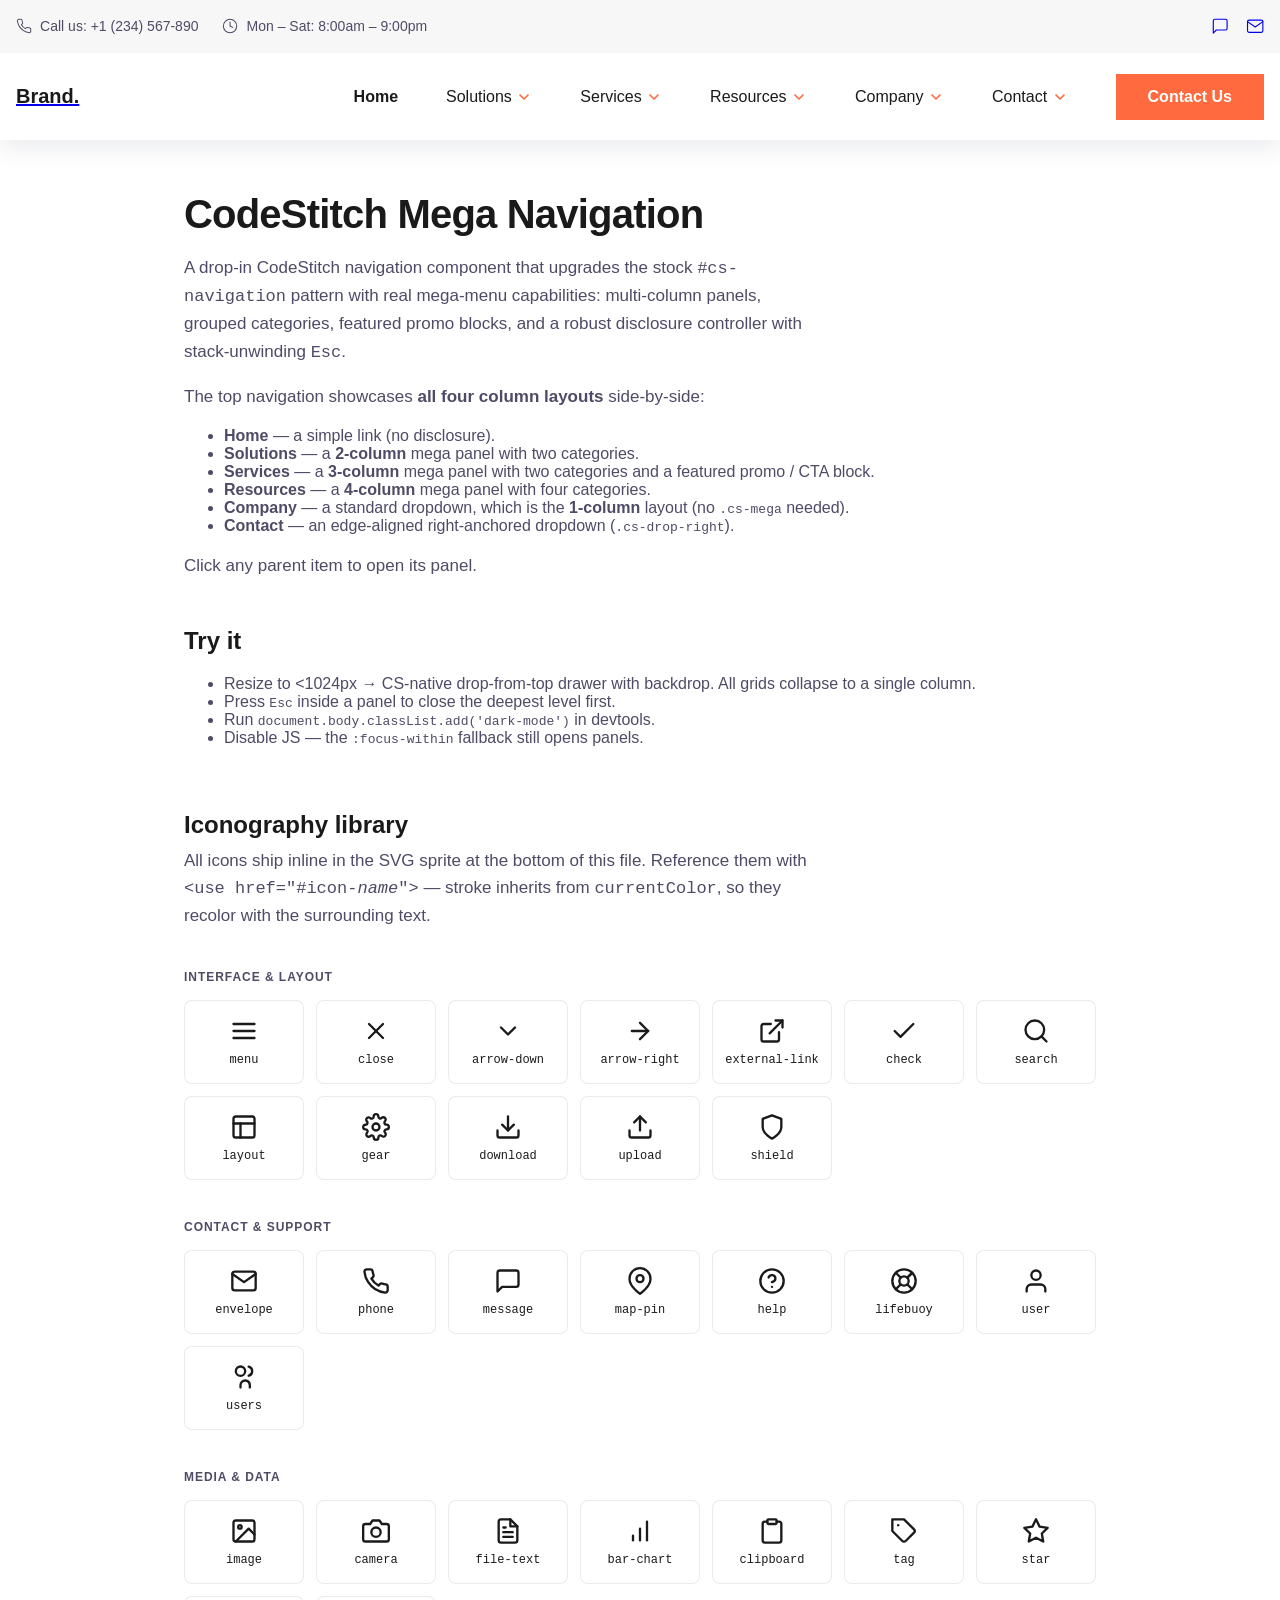
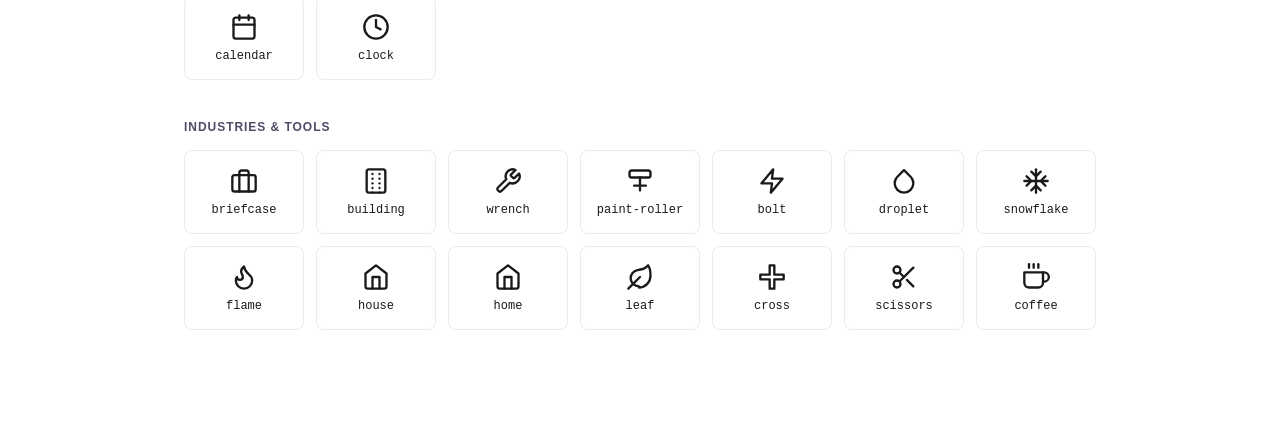
<file: index.html>
<!DOCTYPE html>
<html lang="en" class="no-js">
<head>
    <meta charset="UTF-8">
    <meta name="viewport" content="width=device-width, initial-scale=1.0">
    <title>CodeStitch Mega Navigation — Demo</title>
    <link rel="stylesheet" href="mega-menu.css">
    <style>
        /* ---- Host Core Styles (normally lives in your global stylesheet) ---- */
        :root {
            --primary: #ff6a3e;
            --primaryLight: #ffba43;
            --secondary: #ffba43;
            --secondaryLight: #ffba43;
            --headerColor: #1a1a1a;
            --bodyTextColor: #4e4b66;
            --bodyTextColorWhite: #fafbfc;
            --dark: #111111;
            --medium: #1a1a1a;
        }
        *, *::before, *::after { box-sizing: border-box; }
        html, body { margin: 0; padding: 0; overflow-x: hidden; }
        body {
            min-height: 200vh;
            font-family: -apple-system, BlinkMacSystemFont, "Inter", "Segoe UI", sans-serif;
            color: var(--bodyTextColor);
        }
        /* Offset for fixed nav (top-bar 53px + container ~92px) */
        .demo-main { padding-top: 12rem; max-width: 60rem; margin: 0 auto 6rem; padding-left: 1.5rem; padding-right: 1.5rem; }
        .demo-main h1 { font-size: 2.5rem; color: var(--headerColor); margin: 0 0 1rem; letter-spacing: -0.02em; }
        .demo-main p { font-size: 1.0625rem; line-height: 1.6; max-width: 40rem; }
        .demo-main h2 { margin-top: 3rem; font-size: 1.5rem; color: var(--headerColor); }
        .cs-button-solid {
            font-size: 1rem;
            font-weight: 700;
            line-height: clamp(2.875em, 5.5vw, 3.5em);
            text-align: center;
            text-decoration: none;
            margin: 0;
            box-sizing: border-box;
            padding: 0 2rem;
            background-color: var(--primary);
            overflow: hidden;
            color: #fff;
            display: inline-block;
            position: relative;
            z-index: 1;
            transition: color 0.3s;
        }
        .cs-button-solid:before {
            content: "";
            width: 0%;
            height: 100%;
            background: #1a1a1a;
            position: absolute;
            top: 0; left: 0; z-index: -1;
            transition: width 0.3s;
        }
        .cs-button-solid:hover:before { width: 100%; }

        /* ---- Icon showcase grid ---- */
        .icon-showcase { margin-top: 4rem; }
        .icon-showcase h2 { margin-bottom: 0.5rem; }
        .icon-showcase p.lede { margin-top: 0; color: var(--bodyTextColor); }
        .icon-group { margin-top: 2.5rem; }
        .icon-group h3 {
            font-size: 0.75rem;
            font-weight: 700;
            text-transform: uppercase;
            letter-spacing: 0.08em;
            color: var(--bodyTextColor);
            margin: 0 0 1rem;
        }
        .icon-grid {
            display: grid;
            grid-template-columns: repeat(auto-fill, minmax(7.5rem, 1fr));
            gap: 0.75rem;
        }
        .icon-tile {
            display: flex;
            flex-direction: column;
            align-items: center;
            justify-content: center;
            gap: 0.5rem;
            padding: 1rem 0.5rem;
            background: #fff;
            border: 1px solid rgba(0, 0, 0, 0.08);
            border-radius: 8px;
            color: var(--headerColor);
            font-size: 0.75rem;
            font-family: ui-monospace, SFMono-Regular, Menlo, monospace;
            text-align: center;
            word-break: break-all;
            transition: border-color 0.2s, color 0.2s, transform 0.2s;
        }
        .icon-tile:hover {
            border-color: var(--primary);
            color: var(--primary);
            transform: translateY(-2px);
        }
        .icon-tile svg {
            width: 1.75rem;
            height: 1.75rem;
            fill: none;
            stroke: currentColor;
            stroke-width: 2;
            stroke-linecap: round;
            stroke-linejoin: round;
        }
    </style>
</head>
<body>

<!-- ============================================ -->
<!--                 Navigation                   -->
<!-- ============================================ -->

<header id="cs-navigation">

    <!-- Optional top bar -->
    <div class="cs-top-bar">
        <div class="cs-top-container">
            <div class="cs-top-contact">
                <a href="#" class="cs-top-link">
                    <svg class="cs-icon" aria-hidden="true"><use href="#icon-phone"></use></svg>
                    Call us: +1 (234) 567-890
                </a>
                <a href="#" class="cs-top-link">
                    <svg class="cs-icon" aria-hidden="true"><use href="#icon-clock"></use></svg>
                    Mon – Sat: 8:00am – 9:00pm
                </a>
            </div>
            <div class="cs-top-social">
                <a href="#" class="cs-social-link" aria-label="Message us">
                    <svg class="cs-icon" aria-hidden="true"><use href="#icon-message"></use></svg>
                </a>
                <a href="#" class="cs-social-link" aria-label="Email us">
                    <svg class="cs-icon" aria-hidden="true"><use href="#icon-envelope"></use></svg>
                </a>
            </div>
        </div>
    </div>

    <div class="cs-container">
        <!-- Logo -->
        <a href="#" class="cs-logo" aria-label="Return to Brand home page">
            <!-- Use an <img> in production; text fallback for the demo -->
            <span style="font-weight:800; font-size:1.25rem; color:var(--headerColor);">Brand.</span>
        </a>

        <!-- Navigation -->
        <nav class="cs-nav" aria-label="main navigation">

            <!-- Hamburger -->
            <button class="cs-toggle" aria-label="mobile menu toggle" aria-expanded="false" aria-controls="cs-ul-wrapper" aria-haspopup="menu">
                <span class="cs-box" aria-hidden="true">
                    <span class="cs-line cs-line1"></span>
                    <span class="cs-line cs-line2"></span>
                    <span class="cs-line cs-line3"></span>
                </span>
            </button>

            <!-- Drawer wrapper (mobile sliding panel / desktop pass-through) -->
            <div class="cs-ul-wrapper" id="cs-ul-wrapper">
                <ul class="cs-ul">

                    <!-- Simple item -->
                    <li class="cs-li">
                        <a href="#" class="cs-li-link cs-active" aria-current="page">Home</a>
                    </li>

                    <!-- 2-column mega-menu: two side-by-side categories -->
                    <li class="cs-li cs-dropdown cs-mega">
                        <button class="cs-li-link cs-dropdown-button"
                                type="button"
                                aria-haspopup="true"
                                aria-expanded="false"
                                aria-controls="cs-panel-solutions">
                            Solutions
                            <svg class="cs-drop-icon" aria-hidden="true"><use href="#icon-arrow-down"></use></svg>
                        </button>

                        <div class="cs-drop-panel cs-grid-2" id="cs-panel-solutions">
                            <div class="cs-drop-inner">
                                <div class="cs-mega-grid">

                                    <div class="cs-mega-category">
                                        <h3 class="cs-mega-category-title">Small Business</h3>
                                        <ul class="cs-drop-ul">
                                            <li class="cs-drop-li"><a href="#" class="cs-li-link cs-drop-link"><svg class="cs-icon" aria-hidden="true"><use href="#icon-briefcase"></use></svg> Starter Plan</a></li>
                                            <li class="cs-drop-li"><a href="#" class="cs-li-link cs-drop-link"><svg class="cs-icon" aria-hidden="true"><use href="#icon-tag"></use></svg> Growth Plan</a></li>
                                            <li class="cs-drop-li"><a href="#" class="cs-li-link cs-drop-link"><svg class="cs-icon" aria-hidden="true"><use href="#icon-star"></use></svg> Pro Plan</a></li>
                                        </ul>
                                    </div>

                                    <div class="cs-mega-category">
                                        <h3 class="cs-mega-category-title">Enterprise</h3>
                                        <ul class="cs-drop-ul">
                                            <li class="cs-drop-li"><a href="#" class="cs-li-link cs-drop-link"><svg class="cs-icon" aria-hidden="true"><use href="#icon-shield"></use></svg> Security &amp; SSO</a></li>
                                            <li class="cs-drop-li"><a href="#" class="cs-li-link cs-drop-link"><svg class="cs-icon" aria-hidden="true"><use href="#icon-building"></use></svg> Multi-Site</a></li>
                                            <li class="cs-drop-li"><a href="#" class="cs-li-link cs-drop-link"><svg class="cs-icon" aria-hidden="true"><use href="#icon-clipboard"></use></svg> Compliance</a></li>
                                        </ul>
                                    </div>

                                </div>
                            </div>
                        </div>
                    </li>

                    <!-- 3-column mega-menu: two categories + featured promo -->
                    <li class="cs-li cs-dropdown cs-mega">
                        <button class="cs-li-link cs-dropdown-button"
                                type="button"
                                aria-haspopup="true"
                                aria-expanded="false"
                                aria-controls="cs-panel-services">
                            Services
                            <svg class="cs-drop-icon" aria-hidden="true"><use href="#icon-arrow-down"></use></svg>
                        </button>

                        <div class="cs-drop-panel cs-grid-3" id="cs-panel-services">
                            <div class="cs-drop-inner">
                                <div class="cs-mega-grid">

                                    <div class="cs-mega-category">
                                        <h3 class="cs-mega-category-title">Professional</h3>
                                        <ul class="cs-drop-ul">
                                            <li class="cs-drop-li"><a href="#" class="cs-li-link cs-drop-link"><svg class="cs-icon" aria-hidden="true"><use href="#icon-layout"></use></svg> Website Design</a></li>
                                            <li class="cs-drop-li"><a href="#" class="cs-li-link cs-drop-link"><svg class="cs-icon" aria-hidden="true"><use href="#icon-search"></use></svg> SEO Audits</a></li>
                                            <li class="cs-drop-li"><a href="#" class="cs-li-link cs-drop-link"><svg class="cs-icon" aria-hidden="true"><use href="#icon-bar-chart"></use></svg> Marketing Strategy</a></li>
                                        </ul>
                                    </div>

                                    <div class="cs-mega-category">
                                        <h3 class="cs-mega-category-title">Trades</h3>
                                        <ul class="cs-drop-ul">
                                            <li class="cs-drop-li"><a href="#" class="cs-li-link cs-drop-link"><svg class="cs-icon" aria-hidden="true"><use href="#icon-wrench"></use></svg> Plumbing</a></li>
                                            <li class="cs-drop-li"><a href="#" class="cs-li-link cs-drop-link"><svg class="cs-icon" aria-hidden="true"><use href="#icon-bolt"></use></svg> Electrical</a></li>
                                            <li class="cs-drop-li"><a href="#" class="cs-li-link cs-drop-link"><svg class="cs-icon" aria-hidden="true"><use href="#icon-paint-roller"></use></svg> Painting</a></li>
                                        </ul>
                                    </div>

                                    <!-- Featured promo block -->
                                    <div class="cs-mega-promo">
                                        <h4 class="cs-mega-promo-title">Need a quote?</h4>
                                        <p class="cs-mega-promo-text">Get an expert assessment for your project, entirely for free.</p>
                                        <a href="#" class="cs-mega-promo-btn">
                                            Get Estimate
                                            <svg class="cs-icon" aria-hidden="true" style="width:0.875em;height:0.875em;"><use href="#icon-arrow-right"></use></svg>
                                        </a>
                                    </div>

                                </div>
                            </div>
                        </div>
                    </li>

                    <!-- 4-column mega-menu: four categories, no promo -->
                    <li class="cs-li cs-dropdown cs-mega">
                        <button class="cs-li-link cs-dropdown-button"
                                type="button"
                                aria-haspopup="true"
                                aria-expanded="false"
                                aria-controls="cs-panel-resources">
                            Resources
                            <svg class="cs-drop-icon" aria-hidden="true"><use href="#icon-arrow-down"></use></svg>
                        </button>

                        <div class="cs-drop-panel cs-grid-4" id="cs-panel-resources">
                            <div class="cs-drop-inner">
                                <div class="cs-mega-grid">

                                    <div class="cs-mega-category">
                                        <h3 class="cs-mega-category-title">Learn</h3>
                                        <ul class="cs-drop-ul">
                                            <li class="cs-drop-li"><a href="#" class="cs-li-link cs-drop-link"><svg class="cs-icon" aria-hidden="true"><use href="#icon-file-text"></use></svg> Documentation</a></li>
                                            <li class="cs-drop-li"><a href="#" class="cs-li-link cs-drop-link"><svg class="cs-icon" aria-hidden="true"><use href="#icon-help"></use></svg> Tutorials</a></li>
                                            <li class="cs-drop-li"><a href="#" class="cs-li-link cs-drop-link"><svg class="cs-icon" aria-hidden="true"><use href="#icon-lifebuoy"></use></svg> Support Center</a></li>
                                        </ul>
                                    </div>

                                    <div class="cs-mega-category">
                                        <h3 class="cs-mega-category-title">Media</h3>
                                        <ul class="cs-drop-ul">
                                            <li class="cs-drop-li"><a href="#" class="cs-li-link cs-drop-link"><svg class="cs-icon" aria-hidden="true"><use href="#icon-image"></use></svg> Case Studies</a></li>
                                            <li class="cs-drop-li"><a href="#" class="cs-li-link cs-drop-link"><svg class="cs-icon" aria-hidden="true"><use href="#icon-camera"></use></svg> Webinars</a></li>
                                            <li class="cs-drop-li"><a href="#" class="cs-li-link cs-drop-link"><svg class="cs-icon" aria-hidden="true"><use href="#icon-calendar"></use></svg> Events</a></li>
                                        </ul>
                                    </div>

                                    <div class="cs-mega-category">
                                        <h3 class="cs-mega-category-title">Tools</h3>
                                        <ul class="cs-drop-ul">
                                            <li class="cs-drop-li"><a href="#" class="cs-li-link cs-drop-link"><svg class="cs-icon" aria-hidden="true"><use href="#icon-download"></use></svg> Downloads</a></li>
                                            <li class="cs-drop-li"><a href="#" class="cs-li-link cs-drop-link"><svg class="cs-icon" aria-hidden="true"><use href="#icon-upload"></use></svg> Integrations</a></li>
                                            <li class="cs-drop-li"><a href="#" class="cs-li-link cs-drop-link"><svg class="cs-icon" aria-hidden="true"><use href="#icon-gear"></use></svg> API Reference</a></li>
                                        </ul>
                                    </div>

                                    <div class="cs-mega-category">
                                        <h3 class="cs-mega-category-title">Community</h3>
                                        <ul class="cs-drop-ul">
                                            <li class="cs-drop-li"><a href="#" class="cs-li-link cs-drop-link"><svg class="cs-icon" aria-hidden="true"><use href="#icon-message"></use></svg> Forum</a></li>
                                            <li class="cs-drop-li"><a href="#" class="cs-li-link cs-drop-link"><svg class="cs-icon" aria-hidden="true"><use href="#icon-users"></use></svg> Partners</a></li>
                                            <li class="cs-drop-li"><a href="#" class="cs-li-link cs-drop-link"><svg class="cs-icon" aria-hidden="true"><use href="#icon-envelope"></use></svg> Newsletter</a></li>
                                        </ul>
                                    </div>

                                </div>
                            </div>
                        </div>
                    </li>

                    <!-- 1-column standard dropdown (non-mega) — this IS the 1-column layout -->
                    <li class="cs-li cs-dropdown">
                        <button class="cs-li-link cs-dropdown-button"
                                type="button"
                                aria-haspopup="true"
                                aria-expanded="false"
                                aria-controls="cs-panel-company">
                            Company
                            <svg class="cs-drop-icon" aria-hidden="true"><use href="#icon-arrow-down"></use></svg>
                        </button>
                        <div class="cs-drop-panel" id="cs-panel-company">
                            <div class="cs-drop-inner">
                                <ul class="cs-drop-ul">
                                    <li class="cs-drop-li"><a href="#" class="cs-li-link cs-drop-link"><svg class="cs-icon" aria-hidden="true"><use href="#icon-building"></use></svg> About Us</a></li>
                                    <li class="cs-drop-li"><a href="#" class="cs-li-link cs-drop-link"><svg class="cs-icon" aria-hidden="true"><use href="#icon-users"></use></svg> Our Team</a></li>
                                    <li class="cs-drop-li"><a href="#" class="cs-li-link cs-drop-link"><svg class="cs-icon" aria-hidden="true"><use href="#icon-briefcase"></use></svg> Careers</a></li>
                                </ul>
                            </div>
                        </div>
                    </li>

                    <!-- Edge-aligned 1-column dropdown (right-anchored) -->
                    <li class="cs-li cs-dropdown">
                        <button class="cs-li-link cs-dropdown-button"
                                type="button"
                                aria-haspopup="true"
                                aria-expanded="false"
                                aria-controls="cs-panel-contact">
                            Contact
                            <svg class="cs-drop-icon" aria-hidden="true"><use href="#icon-arrow-down"></use></svg>
                        </button>
                        <div class="cs-drop-panel cs-drop-right" id="cs-panel-contact">
                            <div class="cs-drop-inner">
                                <ul class="cs-drop-ul">
                                    <li class="cs-drop-li"><a href="#" class="cs-li-link cs-drop-link"><svg class="cs-icon" aria-hidden="true"><use href="#icon-message"></use></svg> Message Us</a></li>
                                    <li class="cs-drop-li"><a href="#" class="cs-li-link cs-drop-link"><svg class="cs-icon" aria-hidden="true"><use href="#icon-phone"></use></svg> Call Support</a></li>
                                    <li class="cs-drop-li"><a href="#" class="cs-li-link cs-drop-link"><svg class="cs-icon" aria-hidden="true"><use href="#icon-map-pin"></use></svg> Find a Location</a></li>
                                </ul>
                            </div>
                        </div>
                    </li>

                </ul>
            </div>
        </nav>

        <!-- CTA button (reuses CS .cs-button-solid) -->
        <a href="#" class="cs-button-solid cs-nav-button">Contact Us</a>

        <!-- Optional dark-mode toggle (uncomment to enable)
        <button id="dark-mode-toggle" aria-label="dark mode toggle" aria-pressed="false">
            <svg class="cs-moon" xmlns="http://www.w3.org/2000/svg" viewBox="0 0 480 480" aria-hidden="true"><path d="M459.782 347.328c-4.288-5.28-11.488-7.232-17.824-4.96-17.76 6.368-37.024 9.632-57.312 9.632-97.056 0-176-78.976-176-176 0-58.4 28.832-112.768 77.12-145.472 5.472-3.712 8.096-10.4 6.624-16.832S285.638 2.4 279.078 1.44C271.59.352 264.134 0 256.646 0c-132.352 0-240 107.648-240 240s107.648 240 240 240c84 0 160.416-42.688 204.352-114.176 3.552-5.792 3.04-13.184-1.216-18.496z"/></svg>
        </button>
        -->
    </div>
</header>

<!-- Demo content -->
<main class="demo-main">
    <h1>CodeStitch Mega Navigation</h1>
    <p>
        A drop-in CodeStitch navigation component that upgrades the stock
        <code>#cs-navigation</code> pattern with real mega-menu capabilities:
        multi-column panels, grouped categories, featured promo blocks, and a
        robust disclosure controller with stack-unwinding <kbd>Esc</kbd>.
    </p>
    <p>
        The top navigation showcases <strong>all four column layouts</strong>
        side-by-side:
    </p>
    <ul>
        <li><strong>Home</strong> — a simple link (no disclosure).</li>
        <li><strong>Solutions</strong> — a <strong>2-column</strong> mega panel with two categories.</li>
        <li><strong>Services</strong> — a <strong>3-column</strong> mega panel with two categories and a featured promo / CTA block.</li>
        <li><strong>Resources</strong> — a <strong>4-column</strong> mega panel with four categories.</li>
        <li><strong>Company</strong> — a standard dropdown, which is the <strong>1-column</strong> layout (no <code>.cs-mega</code> needed).</li>
        <li><strong>Contact</strong> — an edge-aligned right-anchored dropdown (<code>.cs-drop-right</code>).</li>
    </ul>
    <p>Click any parent item to open its panel.</p>

    <h2>Try it</h2>
    <ul>
        <li>Resize to &lt;1024px → CS-native drop-from-top drawer with backdrop. All grids collapse to a single column.</li>
        <li>Press <kbd>Esc</kbd> inside a panel to close the deepest level first.</li>
        <li>Run <code>document.body.classList.add('dark-mode')</code> in devtools.</li>
        <li>Disable JS — the <code>:focus-within</code> fallback still opens panels.</li>
    </ul>

    <section class="icon-showcase" aria-labelledby="icon-showcase-title">
        <h2 id="icon-showcase-title">Iconography library</h2>
        <p class="lede">
            All icons ship inline in the SVG sprite at the bottom of this file.
            Reference them with <code>&lt;use href="#icon-<em>name</em>"&gt;</code> —
            stroke inherits from <code>currentColor</code>, so they recolor with the surrounding text.
        </p>

        <div class="icon-group">
            <h3>Interface &amp; Layout</h3>
            <div class="icon-grid">
                <div class="icon-tile"><svg aria-hidden="true"><use href="#icon-menu"></use></svg>menu</div>
                <div class="icon-tile"><svg aria-hidden="true"><use href="#icon-close"></use></svg>close</div>
                <div class="icon-tile"><svg aria-hidden="true"><use href="#icon-arrow-down"></use></svg>arrow-down</div>
                <div class="icon-tile"><svg aria-hidden="true"><use href="#icon-arrow-right"></use></svg>arrow-right</div>
                <div class="icon-tile"><svg aria-hidden="true"><use href="#icon-external-link"></use></svg>external-link</div>
                <div class="icon-tile"><svg aria-hidden="true"><use href="#icon-check"></use></svg>check</div>
                <div class="icon-tile"><svg aria-hidden="true"><use href="#icon-search"></use></svg>search</div>
                <div class="icon-tile"><svg aria-hidden="true"><use href="#icon-layout"></use></svg>layout</div>
                <div class="icon-tile"><svg aria-hidden="true"><use href="#icon-gear"></use></svg>gear</div>
                <div class="icon-tile"><svg aria-hidden="true"><use href="#icon-download"></use></svg>download</div>
                <div class="icon-tile"><svg aria-hidden="true"><use href="#icon-upload"></use></svg>upload</div>
                <div class="icon-tile"><svg aria-hidden="true"><use href="#icon-shield"></use></svg>shield</div>
            </div>
        </div>

        <div class="icon-group">
            <h3>Contact &amp; Support</h3>
            <div class="icon-grid">
                <div class="icon-tile"><svg aria-hidden="true"><use href="#icon-envelope"></use></svg>envelope</div>
                <div class="icon-tile"><svg aria-hidden="true"><use href="#icon-phone"></use></svg>phone</div>
                <div class="icon-tile"><svg aria-hidden="true"><use href="#icon-message"></use></svg>message</div>
                <div class="icon-tile"><svg aria-hidden="true"><use href="#icon-map-pin"></use></svg>map-pin</div>
                <div class="icon-tile"><svg aria-hidden="true"><use href="#icon-help"></use></svg>help</div>
                <div class="icon-tile"><svg aria-hidden="true"><use href="#icon-lifebuoy"></use></svg>lifebuoy</div>
                <div class="icon-tile"><svg aria-hidden="true"><use href="#icon-user"></use></svg>user</div>
                <div class="icon-tile"><svg aria-hidden="true"><use href="#icon-users"></use></svg>users</div>
            </div>
        </div>

        <div class="icon-group">
            <h3>Media &amp; Data</h3>
            <div class="icon-grid">
                <div class="icon-tile"><svg aria-hidden="true"><use href="#icon-image"></use></svg>image</div>
                <div class="icon-tile"><svg aria-hidden="true"><use href="#icon-camera"></use></svg>camera</div>
                <div class="icon-tile"><svg aria-hidden="true"><use href="#icon-file-text"></use></svg>file-text</div>
                <div class="icon-tile"><svg aria-hidden="true"><use href="#icon-bar-chart"></use></svg>bar-chart</div>
                <div class="icon-tile"><svg aria-hidden="true"><use href="#icon-clipboard"></use></svg>clipboard</div>
                <div class="icon-tile"><svg aria-hidden="true"><use href="#icon-tag"></use></svg>tag</div>
                <div class="icon-tile"><svg aria-hidden="true"><use href="#icon-star"></use></svg>star</div>
                <div class="icon-tile"><svg aria-hidden="true"><use href="#icon-calendar"></use></svg>calendar</div>
                <div class="icon-tile"><svg aria-hidden="true"><use href="#icon-clock"></use></svg>clock</div>
            </div>
        </div>

        <div class="icon-group">
            <h3>Industries &amp; Tools</h3>
            <div class="icon-grid">
                <div class="icon-tile"><svg aria-hidden="true"><use href="#icon-briefcase"></use></svg>briefcase</div>
                <div class="icon-tile"><svg aria-hidden="true"><use href="#icon-building"></use></svg>building</div>
                <div class="icon-tile"><svg aria-hidden="true"><use href="#icon-wrench"></use></svg>wrench</div>
                <div class="icon-tile"><svg aria-hidden="true"><use href="#icon-paint-roller"></use></svg>paint-roller</div>
                <div class="icon-tile"><svg aria-hidden="true"><use href="#icon-bolt"></use></svg>bolt</div>
                <div class="icon-tile"><svg aria-hidden="true"><use href="#icon-droplet"></use></svg>droplet</div>
                <div class="icon-tile"><svg aria-hidden="true"><use href="#icon-snowflake"></use></svg>snowflake</div>
                <div class="icon-tile"><svg aria-hidden="true"><use href="#icon-flame"></use></svg>flame</div>
                <div class="icon-tile"><svg aria-hidden="true"><use href="#icon-house"></use></svg>house</div>
                <div class="icon-tile"><svg aria-hidden="true"><use href="#icon-home"></use></svg>home</div>
                <div class="icon-tile"><svg aria-hidden="true"><use href="#icon-leaf"></use></svg>leaf</div>
                <div class="icon-tile"><svg aria-hidden="true"><use href="#icon-cross"></use></svg>cross</div>
                <div class="icon-tile"><svg aria-hidden="true"><use href="#icon-scissors"></use></svg>scissors</div>
                <div class="icon-tile"><svg aria-hidden="true"><use href="#icon-coffee"></use></svg>coffee</div>
            </div>
        </div>
    </section>
</main>

<script src="mega-menu.js"></script>

<!-- SVG icon sprite (unchanged — the icon set is part of the component) -->
<svg style="display: none;" xmlns="http://www.w3.org/2000/svg">
    <defs>
        <symbol id="icon-menu" viewBox="0 0 24 24"><line x1="3" y1="12" x2="21" y2="12"/><line x1="3" y1="6" x2="21" y2="6"/><line x1="3" y1="18" x2="21" y2="18"/></symbol>
        <symbol id="icon-close" viewBox="0 0 24 24"><line x1="18" y1="6" x2="6" y2="18"/><line x1="6" y1="6" x2="18" y2="18"/></symbol>
        <symbol id="icon-arrow-down" viewBox="0 0 24 24"><polyline points="6 9 12 15 18 9"/></symbol>
        <symbol id="icon-arrow-right" viewBox="0 0 24 24"><line x1="5" y1="12" x2="19" y2="12"/><polyline points="12 5 19 12 12 19"/></symbol>
        <symbol id="icon-external-link" viewBox="0 0 24 24"><path d="M18 13v6a2 2 0 0 1-2 2H5a2 2 0 0 1-2-2V8a2 2 0 0 1 2-2h6"/><polyline points="15 3 21 3 21 9"/><line x1="10" y1="14" x2="21" y2="3"/></symbol>
        <symbol id="icon-check" viewBox="0 0 24 24"><polyline points="20 6 9 17 4 12"/></symbol>
        <symbol id="icon-home" viewBox="0 0 24 24"><path d="M3 9l9-7 9 7v11a2 2 0 0 1-2 2H5a2 2 0 0 1-2-2z"/><polyline points="9 22 9 12 15 12 15 22"/></symbol>
        <symbol id="icon-user" viewBox="0 0 24 24"><path d="M20 21v-2a4 4 0 0 0-4-4H8a4 4 0 0 0-4 4v2"/><circle cx="12" cy="7" r="4"/></symbol>
        <symbol id="icon-users" viewBox="0 0 24 24"><path d="M17 21v-2a4 4 0 0 0-3-3.87M9 21v-2a4 4 0 0 1 4-4h.34"/><path d="M16 3.13a4 4 0 0 1 0 7.75"/><circle cx="9" cy="7" r="4"/></symbol>
        <symbol id="icon-briefcase" viewBox="0 0 24 24"><rect x="2" y="7" width="20" height="14" rx="2" ry="2"/><path d="M16 21V5a2 2 0 0 0-2-2h-4a2 2 0 0 0-2 2v16"/></symbol>
        <symbol id="icon-building" viewBox="0 0 24 24"><rect x="4" y="2" width="16" height="20" rx="2" ry="2"/><line x1="9" y1="22" x2="9" y2="22"/><line x1="9" y1="18" x2="9" y2="18"/><line x1="9" y1="14" x2="9" y2="14"/><line x1="9" y1="10" x2="9" y2="10"/><line x1="9" y1="6" x2="9" y2="6"/><line x1="15" y1="22" x2="15" y2="22"/><line x1="15" y1="18" x2="15" y2="18"/><line x1="15" y1="14" x2="15" y2="14"/><line x1="15" y1="10" x2="15" y2="10"/><line x1="15" y1="6" x2="15" y2="6"/></symbol>
        <symbol id="icon-star" viewBox="0 0 24 24"><polygon points="12 2 15.09 8.26 22 9.27 17 14.14 18.18 21.02 12 17.77 5.82 21.02 7 14.14 2 9.27 8.91 8.26 12 2"/></symbol>
        <symbol id="icon-image" viewBox="0 0 24 24"><rect x="3" y="3" width="18" height="18" rx="2" ry="2"/><circle cx="8.5" cy="8.5" r="1.5"/><polyline points="21 15 16 10 5 21"/></symbol>
        <symbol id="icon-tag" viewBox="0 0 24 24"><path d="M20.59 13.41l-7.17 7.17a2 2 0 0 1-2.83 0L2 12V2h10l8.59 8.59a2 2 0 0 1 0 2.82z"/><line x1="7" y1="7" x2="7.01" y2="7"/></symbol>
        <symbol id="icon-file-text" viewBox="0 0 24 24"><path d="M14 2H6a2 2 0 0 0-2 2v16a2 2 0 0 0 2 2h12a2 2 0 0 0 2-2V8z"/><polyline points="14 2 14 8 20 8"/><line x1="16" y1="13" x2="8" y2="13"/><line x1="16" y1="17" x2="8" y2="17"/><polyline points="10 9 9 9 8 9"/></symbol>
        <symbol id="icon-search" viewBox="0 0 24 24"><circle cx="11" cy="11" r="8"/><line x1="21" y1="21" x2="16.65" y2="16.65"/></symbol>
        <symbol id="icon-layout" viewBox="0 0 24 24"><rect x="3" y="3" width="18" height="18" rx="2" ry="2"/><line x1="3" y1="9" x2="21" y2="9"/><line x1="9" y1="21" x2="9" y2="9"/></symbol>
        <symbol id="icon-bar-chart" viewBox="0 0 24 24"><line x1="12" y1="20" x2="12" y2="10"/><line x1="18" y1="20" x2="18" y2="4"/><line x1="6" y1="20" x2="6" y2="16"/></symbol>
        <symbol id="icon-camera" viewBox="0 0 24 24"><path d="M23 19a2 2 0 0 1-2 2H3a2 2 0 0 1-2-2V8a2 2 0 0 1 2-2h4l2-3h6l2 3h4a2 2 0 0 1 2 2z"/><circle cx="12" cy="13" r="4"/></symbol>
        <symbol id="icon-envelope" viewBox="0 0 24 24"><path d="M4 4h16c1.1 0 2 .9 2 2v12c0 1.1-.9 2-2 2H4c-1.1 0-2-.9-2-2V6c0-1.1.9-2 2-2z"/><polyline points="22,6 12,13 2,6"/></symbol>
        <symbol id="icon-phone" viewBox="0 0 24 24"><path d="M22 16.92v3a2 2 0 0 1-2.18 2 19.79 19.79 0 0 1-8.63-3.07 19.5 19.5 0 0 1-6-6 19.79 19.79 0 0 1-3.07-8.67A2 2 0 0 1 4.11 2h3a2 2 0 0 1 2 1.72 12.84 12.84 0 0 0 .7 2.81 2 2 0 0 1-.45 2.11L8.09 9.91a16 16 0 0 0 6 6l1.27-1.27a2 2 0 0 1 2.11-.45 12.84 12.84 0 0 0 2.81.7A2 2 0 0 1 22 16.92z"/></symbol>
        <symbol id="icon-message" viewBox="0 0 24 24"><path d="M21 15a2 2 0 0 1-2 2H7l-4 4V5a2 2 0 0 1 2-2h14a2 2 0 0 1 2 2z"/></symbol>
        <symbol id="icon-map-pin" viewBox="0 0 24 24"><path d="M21 10c0 7-9 13-9 13s-9-6-9-13a9 9 0 0 1 18 0z"/><circle cx="12" cy="10" r="3"/></symbol>
        <symbol id="icon-calendar" viewBox="0 0 24 24"><rect x="3" y="4" width="18" height="18" rx="2" ry="2"/><line x1="16" y1="2" x2="16" y2="6"/><line x1="8" y1="2" x2="8" y2="6"/><line x1="3" y1="10" x2="21" y2="10"/></symbol>
        <symbol id="icon-clock" viewBox="0 0 24 24"><circle cx="12" cy="12" r="10"/><polyline points="12 6 12 12 16 14"/></symbol>
        <symbol id="icon-clipboard" viewBox="0 0 24 24"><path d="M16 4h2a2 2 0 0 1 2 2v14a2 2 0 0 1-2 2H6a2 2 0 0 1-2-2V6a2 2 0 0 1 2-2h2"/><rect x="8" y="2" width="8" height="4" rx="1" ry="1"/></symbol>
        <symbol id="icon-help" viewBox="0 0 24 24"><circle cx="12" cy="12" r="10"/><path d="M9.09 9a3 3 0 0 1 5.83 1c0 2-3 3-3 3"/><line x1="12" y1="17" x2="12.01" y2="17"/></symbol>
        <symbol id="icon-lifebuoy" viewBox="0 0 24 24"><circle cx="12" cy="12" r="10"/><circle cx="12" cy="12" r="4"/><line x1="4.93" y1="4.93" x2="9.17" y2="9.17"/><line x1="14.83" y1="14.83" x2="19.07" y2="19.07"/><line x1="14.83" y1="9.17" x2="19.07" y2="4.93"/><line x1="14.83" y1="9.17" x2="18.36" y2="5.64"/><line x1="4.93" y1="19.07" x2="9.17" y2="14.83"/></symbol>
        <symbol id="icon-gear" viewBox="0 0 24 24"><circle cx="12" cy="12" r="3"/><path d="M19.4 15a1.65 1.65 0 0 0 .33 1.82l.06.06a2 2 0 0 1 0 2.83 2 2 0 0 1-2.83 0l-.06-.06a1.65 1.65 0 0 0-1.82-.33 1.65 1.65 0 0 0-1 1.51V21a2 2 0 0 1-2 2 2 2 0 0 1-2-2v-.09A1.65 1.65 0 0 0 9 19.4a1.65 1.65 0 0 0-1.82.33l-.06.06a2 2 0 0 1-2.83 0 2 2 0 0 1 0-2.83l.06-.06a1.65 1.65 0 0 0 .33-1.82 1.65 1.65 0 0 0-1.51-1H3a2 2 0 0 1-2-2 2 2 0 0 1 2-2h.09A1.65 1.65 0 0 0 4.6 9a1.65 1.65 0 0 0-.33-1.82l-.06-.06a2 2 0 0 1 0-2.83 2 2 0 0 1 2.83 0l.06.06a1.65 1.65 0 0 0 1.82.33H9a1.65 1.65 0 0 0 1-1.51V3a2 2 0 0 1 2-2 2 2 0 0 1 2 2v.09a1.65 1.65 0 0 0 1 1.51 1.65 1.65 0 0 0 1.82-.33l.06-.06a2 2 0 0 1 2.83 0 2 2 0 0 1 0 2.83l-.06.06a1.65 1.65 0 0 0-.33 1.82V9a1.65 1.65 0 0 0 1.51 1H21a2 2 0 0 1 2 2 2 2 0 0 1-2 2h-.09a1.65 1.65 0 0 0-1.51 1z"/></symbol>
        <symbol id="icon-download" viewBox="0 0 24 24"><path d="M21 15v4a2 2 0 0 1-2 2H5a2 2 0 0 1-2-2v-4"/><polyline points="7 10 12 15 17 10"/><line x1="12" y1="15" x2="12" y2="3"/></symbol>
        <symbol id="icon-upload" viewBox="0 0 24 24"><path d="M21 15v4a2 2 0 0 1-2 2H5a2 2 0 0 1-2-2v-4"/><polyline points="17 8 12 3 7 8"/><line x1="12" y1="3" x2="12" y2="15"/></symbol>
        <symbol id="icon-shield" viewBox="0 0 24 24"><path d="M12 22s8-4 8-10V5l-8-3-8 3v7c0 6 8 10 8 10z"/></symbol>
        <symbol id="icon-wrench" viewBox="0 0 24 24"><path d="M14.7 6.3a1 1 0 0 0 0 1.4l1.6 1.6a1 1 0 0 0 1.4 0l3.77-3.77a6 6 0 0 1-7.94 7.94l-6.91 6.91a2.12 2.12 0 0 1-3-3l6.91-6.91a6 6 0 0 1 7.94-7.94l-3.76 3.76z"/></symbol>
        <symbol id="icon-paint-roller" viewBox="0 0 24 24"><rect x="3" y="3" width="18" height="6" rx="2" ry="2"/><path d="M12 9v11"/><path d="M7 16h10"/></symbol>
        <symbol id="icon-bolt" viewBox="0 0 24 24"><polygon points="13 2 3 14 12 14 11 22 21 10 12 10 13 2"/></symbol>
        <symbol id="icon-droplet" viewBox="0 0 24 24"><path d="M12 2.69l5.66 5.66a8 8 0 1 1-11.31 0z"/></symbol>
        <symbol id="icon-snowflake" viewBox="0 0 24 24"><line x1="2" y1="12" x2="22" y2="12"/><line x1="12" y1="2" x2="12" y2="22"/><path d="M20 16l-4-4 4-4"/><path d="M4 8l4 4-4 4"/><path d="M16 4l-4 4-4-4"/><path d="M8 20l4-4 4 4"/></symbol>
        <symbol id="icon-flame" viewBox="0 0 24 24"><path d="M8.5 14.5A2.5 2.5 0 0 0 11 12c0-1.38-.5-2-1-3-1.072-2.143-.224-4.054 2-6 .5 2.5 2 4.9 4 6.5 2 1.6 3 3.5 3 5.5a7 7 0 1 1-14 0c0-1.153.433-2.294 1-3a2.5 2.5 0 0 0 2.5 2.5z"/></symbol>
        <symbol id="icon-house" viewBox="0 0 24 24"><path d="M3 9l9-7 9 7v11a2 2 0 0 1-2 2H5a2 2 0 0 1-2-2z"/><polyline points="9 22 9 12 15 12 15 22"/></symbol>
        <symbol id="icon-leaf" viewBox="0 0 24 24"><path d="M11 20A7 7 0 0 1 9.8 6.1C15.5 5 17 4.48 19 2c1.5 2 2 4.5 2 9a10 10 0 0 1-10 10z"/><path d="M2 22l10-10"/></symbol>
        <symbol id="icon-cross" viewBox="0 0 24 24"><path d="M10 2v8H2v4h8v8h4v-8h8v-4h-8V2h-4z"/></symbol>
        <symbol id="icon-scissors" viewBox="0 0 24 24"><circle cx="6" cy="6" r="3"/><circle cx="6" cy="18" r="3"/><line x1="20" y1="4" x2="8.12" y2="15.88"/><line x1="14.47" y1="14.48" x2="20" y2="20"/><line x1="8.12" y1="8.12" x2="12" y2="12"/></symbol>
        <symbol id="icon-coffee" viewBox="0 0 24 24"><path d="M18 8h1a4 4 0 0 1 0 8h-1"/><path d="M2 8h16v9a4 4 0 0 1-4 4H6a4 4 0 0 1-4-4V8z"/><line x1="6" y1="1" x2="6" y2="4"/><line x1="10" y1="1" x2="10" y2="4"/><line x1="14" y1="1" x2="14" y2="4"/></symbol>
    </defs>
</svg>
</body>
</html>
</file>
<file: mega-menu.css>
/*-- -------------------------- -->
<---   CodeStitch Navigation    -->
<---   (Mega-menu capable)      -->
<--- -------------------------- -*/

/*
 * A drop-in CodeStitch-compatible navigation that upgrades the stock CS dropdown to a real mega-menu system while keeping every class, breakpoint, body-state and dark-mode convention identical to the official samples.
 */

#cs-navigation {
    --cs-nav-panel-bg: #fff;
    --cs-nav-panel-shadow: rgba(149, 157, 165, 0.2) 0px 10px 16px;
    --cs-nav-panel-radius: 6px;
    --cs-nav-hover-bg: #f7f7f7;
    --cs-nav-ease: 200ms cubic-bezier(0.4, 0, 0.2, 1);
}

/* Icon primitive used inside cs-drop-link, cs-mega-promo, etc. */
.cs-icon {
    width: 1.15em;
    height: 1.15em;
    flex-shrink: 0;
    fill: none;
    stroke: currentColor;
    stroke-width: 1.5px;
    stroke-linecap: round;
    stroke-linejoin: round;
}

/*-- -------------------------- -->
<---        Mobile Nav          -->
<--- -------------------------- -*/

@media only screen and (max-width: 1023.5px) {
    body.cs-open {
        overflow: hidden;
    }

    body.scroll #cs-navigation {
        /* 53px, same height as .cs-top-container on mobile */
        transform: translateY(-3.3125rem);
    }

    #cs-navigation {
        width: 100%;
        box-sizing: border-box;
        background-color: #fff;
        box-shadow: rgba(149, 157, 165, 0.2) 0px 8px 24px;
        position: fixed;
        top: 0;
        left: 0;
        z-index: 10000;
        transition: transform 0.3s;
    }

    #cs-navigation:before {
        content: "";
        width: 100%;
        height: 0vh;
        background: rgba(0, 0, 0, 0.6);
        opacity: 0;
        display: block;
        position: absolute;
        top: 100%;
        right: 0;
        z-index: -1100;
        transition: height 0.5s, opacity 0.5s;
        -webkit-backdrop-filter: blur(10px);
        backdrop-filter: blur(10px);
    }

    #cs-navigation.cs-active:before {
        height: 150vh;
        opacity: 1;
    }

    #cs-navigation.cs-active .cs-ul-wrapper {
        opacity: 1;
        transform: scaleY(1);
        transition-delay: 0.15s;
    }

    #cs-navigation.cs-active .cs-li {
        opacity: 1;
        transform: translateY(0);
    }

    /* Optional top bar */
    #cs-navigation .cs-top-bar {
        width: 100%;
        display: flex;
        justify-content: center;
        align-items: center;
    }

    #cs-navigation .cs-top-container {
        width: 100%;
        box-sizing: border-box;
        padding: 1rem 1.5rem;
        background-color: #f7f7f7;
        display: flex;
        justify-content: space-between;
        align-items: center;
        gap: 1rem;
    }

    #cs-navigation .cs-top-contact {
        display: flex;
        align-items: center;
        gap: clamp(1rem, 2vw, 1.5rem);
    }

    #cs-navigation .cs-top-link {
        font-size: 0.875rem;
        line-height: 1.5em;
        text-decoration: none;
        color: var(--bodyTextColor);
        display: flex;
        align-items: center;
        gap: 0.5rem;
    }

    #cs-navigation .cs-top-link:nth-of-type(2) {
        display: none;
    }

    #cs-navigation .cs-top-social {
        display: flex;
        align-items: center;
        gap: 0.75rem;
    }

    #cs-navigation .cs-container {
        width: 100%;
        box-sizing: border-box;
        padding: 1.25rem 1rem;
        display: flex;
        justify-content: flex-end;
        align-items: center;
        gap: 0.75rem;
        position: relative;
    }

    #cs-navigation .cs-logo {
        width: auto;
        height: 2.5rem;
        margin: 0 auto 0 0;
        padding: 0;
        display: flex;
        justify-content: center;
        align-items: center;
        order: 1;
        z-index: 10;
    }

    #cs-navigation .cs-logo img {
        width: auto;
        height: 100%;
        object-fit: contain;
    }

    #cs-navigation .cs-nav {
        order: 2;
    }

    #cs-navigation .cs-nav-button {
        display: none;
    }

    /* Hamburger */
    #cs-navigation .cs-toggle {
        width: 2.875rem;
        height: 2.875rem;
        margin: 0 0 0 auto;
        padding: 0;
        background-color: var(--primary);
        border: none;
        cursor: pointer;
        display: flex;
        justify-content: center;
        align-items: center;
        transition: transform 0.6s;
    }

    #cs-navigation .cs-toggle.cs-active {
        transform: rotate(180deg);
    }

    #cs-navigation .cs-box {
        width: clamp(1.5rem, 2vw, 1.75rem);
        height: 0.75rem;
        position: relative;
    }

    #cs-navigation .cs-line {
        width: 100%;
        height: 2px;
        background-color: var(--bodyTextColorWhite);
        border-radius: 2px;
        position: absolute;
        left: 50%;
        transform: translateX(-50%);
    }

    #cs-navigation .cs-line1 {
        top: 0;
        transition: transform 0.5s, top 0.3s, left 0.3s;
        transform-origin: center;
    }

    #cs-navigation .cs-line2 {
        top: 50%;
        transform: translateX(-50%) translateY(-50%);
        transition: top 0.3s, left 0.3s, transform 0.5s;
    }

    #cs-navigation .cs-line3 {
        bottom: 0;
        transition: bottom 0.3s, opacity 0.3s;
    }

    #cs-navigation .cs-active .cs-line1 {
        top: 50%;
        transform: translate(-50%, -50%) rotate(225deg);
    }

    #cs-navigation .cs-active .cs-line2 {
        top: 50%;
        transform: translate(-50%, -50%) translateY(0) rotate(-225deg);
    }

    #cs-navigation .cs-active .cs-line3 {
        opacity: 0;
        bottom: 100%;
    }

    /* Drawer */
    #cs-navigation .cs-ul-wrapper {
        width: 100%;
        height: auto;
        padding-bottom: 3rem;
        background-color: #fff;
        overflow: hidden;
        box-shadow: inset rgba(0, 0, 0, 0.2) 0px 8px 24px;
        opacity: 0;
        position: absolute;
        top: 100%;
        left: 0;
        z-index: -1;
        transform: scaleY(0);
        transform-origin: top;
        transition: transform 0.4s, opacity 0.3s;
    }

    #cs-navigation .cs-ul {
        width: 100%;
        height: auto;
        max-height: 80vh;
        margin: 0;
        padding: 1rem 0 2rem;
        overflow: auto;
        display: flex;
        flex-direction: column;
        justify-content: flex-start;
        align-items: stretch;
        gap: 0;
    }

    #cs-navigation .cs-li {
        text-align: left;
        list-style: none;
        width: 100%;
        padding: 0 1.5rem;
        box-sizing: border-box;
        border-top: 1px solid rgba(0, 0, 0, 0.08);
        opacity: 0;
        transform: translateY(-4.375rem);
        transition: transform 0.6s, opacity 0.9s;
    }

    #cs-navigation .cs-li:first-child {
        border-top: none;
    }

    #cs-navigation .cs-li:nth-of-type(1) {
        transition-delay: 0.05s;
    }

    #cs-navigation .cs-li:nth-of-type(2) {
        transition-delay: 0.10s;
    }

    #cs-navigation .cs-li:nth-of-type(3) {
        transition-delay: 0.15s;
    }

    #cs-navigation .cs-li:nth-of-type(4) {
        transition-delay: 0.20s;
    }

    #cs-navigation .cs-li:nth-of-type(5) {
        transition-delay: 0.25s;
    }

    #cs-navigation .cs-li:nth-of-type(6) {
        transition-delay: 0.30s;
    }

    #cs-navigation .cs-li:nth-of-type(7) {
        transition-delay: 0.35s;
    }

    #cs-navigation .cs-li:nth-of-type(8) {
        transition-delay: 0.40s;
    }

    #cs-navigation .cs-li:nth-of-type(9) {
        transition-delay: 0.45s;
    }

    #cs-navigation .cs-li:nth-of-type(10) {
        transition-delay: 0.50s;
    }

    #cs-navigation .cs-li-link {
        font-size: 1.125rem;
        font-weight: 600;
        line-height: 1.4em;
        text-decoration: none;
        margin: 0;
        padding: 1.25rem 0;
        color: var(--headerColor);
        display: block;
        width: 100%;
        transition: color 0.3s;
    }

    /* Dropdown parent is a full-width button on mobile */
    #cs-navigation .cs-li-link.cs-dropdown-button {
        font: inherit;
        font-size: 1.125rem;
        font-weight: 600;
        background: transparent;
        border: none;
        cursor: pointer;
        width: 100%;
        padding: 1.25rem 0;
        color: var(--headerColor);
        display: flex;
        align-items: center;
        justify-content: space-between;
        gap: 0.5rem;
        text-align: left;
    }

    #cs-navigation .cs-li-link.cs-active {
        color: var(--headerColor);
        font-weight: 700;
    }

    #cs-navigation .cs-li-link:hover {
        color: var(--primary);
    }
}

/* Tablet - 768px: show second top-bar link */
@media only screen and (min-width: 768px) and (max-width: 1023.5px) {
    #cs-navigation .cs-top-link:nth-of-type(2) {
        display: flex;
    }
}

/*-- -------------------------- -->
<---   Dropdown (mobile)        -->
<--- -------------------------- -*/

@media only screen and (max-width: 1023.5px) {
    #cs-navigation .cs-dropdown {
        position: relative;
    }

    #cs-navigation .cs-drop-icon {
        width: 1.25rem;
        height: 1.25rem;
        flex-shrink: 0;
        margin-top: 0.125rem;
        color: var(--primary);
        fill: none;
        stroke: currentColor;
        stroke-width: 2.5px;
        stroke-linecap: round;
        stroke-linejoin: round;
        transition: transform 0.3s;
    }

    #cs-navigation .cs-dropdown.cs-active .cs-drop-icon {
        transform: rotate(180deg);
    }

    #cs-navigation .cs-dropdown-button:focus-visible {
        outline: 2px solid var(--primary);
        outline-offset: 2px;
        border-radius: 4px;
    }

    #cs-navigation .cs-drop-panel {
        width: 100%;
        height: 0;
        margin: 0;
        padding: 0;
        background-color: transparent;
        overflow: hidden;
        opacity: 0;
        visibility: hidden;
        display: block;
        transition: padding 0.3s, margin 0.3s, height 0.3s, opacity 0.3s, visibility 0.3s;
    }

    #cs-navigation .cs-dropdown.cs-active>.cs-drop-panel {
        height: auto;
        margin: 0 0 1rem 0;
        padding: 0;
        opacity: 1;
        visibility: visible;
    }

    /* Mega grid collapses to a single column on mobile */
    #cs-navigation .cs-mega-grid {
        display: flex;
        flex-direction: column;
        gap: 1.5rem;
        padding: 0;
    }

    #cs-navigation .cs-mega-category {
        display: flex;
        flex-direction: column;
        gap: 0.125rem;
    }

    #cs-navigation .cs-mega-category-title {
        font-size: 0.75rem;
        font-weight: 700;
        text-transform: uppercase;
        letter-spacing: 0.08em;
        margin: 0 0 0.625rem 0;
        color: var(--bodyTextColor);
        opacity: 0.65;
    }

    #cs-navigation .cs-drop-ul {
        list-style: none;
        margin: 0;
        padding: 0;
        display: flex;
        flex-direction: column;
        gap: 0;
    }

    #cs-navigation .cs-drop-li {
        list-style: none;
    }

    #cs-navigation .cs-li-link.cs-drop-link {
        font-size: 1rem;
        font-weight: 500;
        line-height: 1.5em;
        text-decoration: none;
        color: var(--headerColor);
        display: inline-flex;
        align-items: center;
        gap: 0.875rem;
        padding: 0.625rem 0;
        width: auto;
    }

    #cs-navigation .cs-li-link.cs-drop-link .cs-icon {
        width: 1.25rem;
        height: 1.25rem;
        color: var(--bodyTextColor);
        opacity: 0.75;
        flex-shrink: 0;
    }

    #cs-navigation .cs-li-link.cs-drop-link:hover {
        color: var(--primary);
    }

    #cs-navigation .cs-li-link.cs-drop-link:hover .cs-icon {
        color: var(--primary);
        opacity: 1;
    }

    /* Mega promo — inline card on mobile */
    #cs-navigation .cs-mega-promo {
        margin-top: 0.75rem;
        padding: 1.25rem;
        background: var(--cs-nav-hover-bg);
        border-radius: 0.75rem;
        color: var(--headerColor);
        display: flex;
        flex-direction: column;
        align-items: flex-start;
        gap: 0.5rem;
    }

    #cs-navigation .cs-mega-promo-title {
        font-size: 1rem;
        font-weight: 700;
        margin: 0;
        color: var(--headerColor);
    }

    #cs-navigation .cs-mega-promo-text {
        font-size: 0.9375rem;
        line-height: 1.5em;
        margin: 0;
        color: var(--bodyTextColor);
    }

    #cs-navigation .cs-mega-promo-btn {
        margin-top: 0.5rem;
        padding: 0.625rem 1.25rem;
        font-size: 0.875rem;
        font-weight: 700;
        text-decoration: none;
        background: var(--primary);
        color: var(--bodyTextColorWhite);
        border-radius: 0.5rem;
        display: inline-flex;
        align-items: center;
        gap: 0.5rem;
        transition: background-color 0.3s;
    }

    #cs-navigation .cs-mega-promo-btn:hover {
        background: var(--headerColor);
    }
}

/*-- -------------------------- -->
<---   Mobile dark mode         -->
<--- -------------------------- -*/

@media only screen and (max-width: 1023.5px) {
    body.dark-mode #cs-navigation {
        background-color: var(--dark);
    }

    body.dark-mode #cs-navigation .cs-logo {
        filter: grayscale(1) brightness(1000%);
    }

    body.dark-mode #cs-navigation .cs-top-container {
        background-color: rgba(0, 0, 0, 0.2);
    }

    body.dark-mode #cs-navigation .cs-top-link {
        color: var(--bodyTextColorWhite);
        opacity: 0.8;
    }

    body.dark-mode #cs-navigation .cs-ul-wrapper {
        background-color: var(--medium);
    }

    body.dark-mode #cs-navigation .cs-li-link {
        color: var(--bodyTextColorWhite);
    }
}

/*-- -------------------------- -->
<---        Desktop Nav         -->
<--- -------------------------- -*/

@media only screen and (min-width: 1024px) {
    body.scroll #cs-navigation {
        transform: translateY(-3.3125rem);
    }

    #cs-navigation {
        width: 100%;
        box-sizing: border-box;
        padding: 0;
        background-color: #fff;
        box-shadow: rgba(149, 157, 165, 0.2) 0px 8px 24px;
        position: fixed;
        top: 0;
        left: 0;
        z-index: 10000;
        transition: transform 0.3s;
    }

    /* Optional top bar */
    #cs-navigation .cs-top-bar {
        width: 100%;
        display: flex;
        justify-content: center;
        align-items: center;
    }

    #cs-navigation .cs-top-container {
        width: 100%;
        max-width: 80rem;
        box-sizing: border-box;
        padding: 1rem;
        display: flex;
        justify-content: space-between;
        align-items: center;
        gap: 3.125rem;
        position: relative;
        z-index: 1;
    }

    #cs-navigation .cs-top-container:before {
        content: "";
        width: 100vw;
        height: 100%;
        background: #f7f7f7;
        display: block;
        position: absolute;
        top: 0;
        left: 50%;
        z-index: -1;
        transform: translateX(-50%);
    }

    #cs-navigation .cs-top-contact {
        display: flex;
        align-items: center;
        gap: 1.5rem;
    }

    #cs-navigation .cs-top-link {
        font-size: 0.875rem;
        line-height: 1.5em;
        text-decoration: none;
        color: var(--bodyTextColor);
        display: flex;
        align-items: center;
        gap: 0.5rem;
    }

    #cs-navigation .cs-top-link:hover {
        text-decoration: underline;
    }

    #cs-navigation .cs-top-social {
        display: flex;
        align-items: center;
        gap: 1rem;
    }

    #cs-navigation .cs-social-link {
        display: inline-flex;
        transition: transform 0.3s;
    }

    #cs-navigation .cs-social-link:hover {
        transform: scale(1.1);
    }

    /* Main container */
    #cs-navigation .cs-container {
        width: 100%;
        max-width: 80rem;
        margin: 0 auto;
        box-sizing: border-box;
        padding: 0 1rem;
        display: flex;
        justify-content: flex-end;
        align-items: center;
        gap: 1.5rem;
        position: relative;
    }

    #cs-navigation .cs-toggle {
        display: none;
    }

    #cs-navigation .cs-logo {
        height: clamp(2.5rem, 4vw, 2.75rem);
        margin: 0 auto 0 0;
        padding: 0;
        display: flex;
        align-items: center;
        z-index: 100;
    }

    #cs-navigation .cs-logo img {
        width: auto;
        height: 100%;
        object-fit: contain;
    }

    #cs-navigation .cs-ul-wrapper {
        /* Desktop: wrapper is transparent; cs-ul drives layout directly */
        display: contents;
    }

    #cs-navigation .cs-ul {
        margin: 0;
        padding: 0;
        display: flex;
        justify-content: flex-start;
        align-items: center;
        gap: 3rem;
    }

    #cs-navigation .cs-li {
        list-style: none;
        padding: 1.9375rem 0;
        flex: none;
        position: relative;
    }

    /* Dropdown parent is a single button containing label + chevron */
    #cs-navigation .cs-dropdown-button {
        font: inherit;
        background: transparent;
        border: none;
        cursor: pointer;
        padding: 0;
        display: inline-flex;
        align-items: center;
        gap: 0.375rem;
    }

    #cs-navigation .cs-li-link {
        font-size: clamp(0.875rem, 1.3vw, 1rem);
        line-height: 1.5em;
        text-decoration: none;
        color: var(--headerColor);
        display: inline-block;
        transition: color 0.3s;
    }

    #cs-navigation .cs-li-link:hover {
        color: var(--primary);
    }

    #cs-navigation .cs-li-link.cs-active {
        font-weight: 700;
        color: var(--headerColor);
    }

    #cs-navigation .cs-nav-button {
        line-height: 2.875rem;
        margin-left: 1.5rem;
    }
}

/*-- -------------------------- -->
<---   Dropdown (desktop)       -->
<--- -------------------------- -*/

@media only screen and (min-width: 1024px) {

    /* Chevron icon inside the dropdown button */
    #cs-navigation .cs-drop-icon {
        width: 1rem;
        height: 1rem;
        flex-shrink: 0;
        margin-top: 0.125rem;
        color: var(--primary);
        fill: none;
        stroke: currentColor;
        stroke-width: 2.5px;
        stroke-linecap: round;
        stroke-linejoin: round;
        transition: transform 0.3s;
        position: relative;
        top: 3px;
    }

    #cs-navigation .cs-dropdown.cs-active .cs-drop-icon {
        transform: rotate(180deg);
    }

    #cs-navigation .cs-dropdown-button:focus-visible {
        outline: 2px solid var(--primary);
        outline-offset: 2px;
        border-radius: 4px;
    }

    /* Default dropdown panel (floating popover) */
    #cs-navigation .cs-drop-panel {
        min-width: 12.5rem;
        margin: 0;
        padding: 0;
        background-color: var(--cs-nav-panel-bg);
        box-shadow: var(--cs-nav-panel-shadow);
        border-bottom: 5px solid var(--primary);
        overflow: hidden;
        opacity: 0;
        visibility: hidden;
        position: absolute;
        top: calc(100% - 2px);
        left: 0;
        z-index: 100;
        transform: scaleY(0);
        transform-origin: top;
        transition: transform 0.3s, visibility 0.3s, opacity 0.3s;
    }

    #cs-navigation .cs-drop-panel.cs-drop-right {
        left: auto;
    }

    #cs-navigation .cs-dropdown.cs-active>.cs-drop-panel {
        opacity: 1;
        visibility: visible;
        transform: scaleY(1);
    }

    /* Inner wrapper — single padding anchor */
    #cs-navigation .cs-drop-inner {
        display: block;
    }

    /* Standard drop list (no mega grid) */
    #cs-navigation .cs-drop-panel>.cs-drop-inner>.cs-drop-ul,
    #cs-navigation .cs-drop-ul {
        list-style: none;
        margin: 0;
        padding: 0.5rem 0;
        display: block;
    }

    #cs-navigation .cs-drop-li {
        list-style: none;
        width: 100%;
    }

    #cs-navigation .cs-li-link.cs-drop-link {
        font-size: 1rem;
        line-height: 1.5em;
        text-decoration: none;
        white-space: nowrap;
        width: 100%;
        box-sizing: border-box;
        padding: 0.75rem 1rem;
        color: var(--bodyTextColor);
        display: flex;
        align-items: center;
        gap: 0.5rem;
        transition: color 0.3s, background-color 0.3s;
    }

    #cs-navigation .cs-li-link.cs-drop-link:hover {
        background-color: var(--cs-nav-hover-bg);
        color: var(--primary);
    }

    #cs-navigation .cs-li-link.cs-drop-link:focus-visible {
        outline-offset: -2px;
    }

    #cs-navigation .cs-li-link.cs-drop-link:before {
        display: none;
    }

    /*-- -------------------------- -->
    <---    Mega-menu panel         -->
    <--- -------------------------- -*/

    /* Items flagged .cs-mega anchor the panel to themselves so it can center
       under the parent button rather than the whole container. */
    #cs-navigation .cs-li.cs-mega {
        position: relative;
    }

    /* Panel sizes itself to its content and centers under its parent item.
       The `translate` property is used instead of `transform` so it doesn't
       collide with the scaleY open/close animation on .cs-drop-panel. */
    #cs-navigation .cs-mega>.cs-drop-panel {
        min-width: 0;
        left: 50%;
        right: auto;
        translate: -50% 0;
        width: max-content;
        max-width: calc(100vw - 2rem);
        padding: 0;
    }

    /* Edge-aligned variant: pin to the right edge of the parent item. */
    #cs-navigation .cs-mega>.cs-drop-panel.cs-drop-right {
        left: auto;
        right: 0;
        translate: 0 0;
    }

    #cs-navigation .cs-mega>.cs-drop-panel>.cs-drop-inner {
        padding: 2rem 2rem 2.25rem;
    }

    /* Multi-column grid. Columns have a fixed target width so every panel —
       regardless of column count — shares the same column density. The panel
       itself grows or shrinks to fit the grid. */
    #cs-navigation .cs-mega-grid {
        display: grid;
        gap: 1.5rem 2.5rem;
        grid-template-columns: repeat(3, minmax(13rem, 15rem));
    }

    #cs-navigation .cs-drop-panel.cs-grid-2 .cs-mega-grid {
        grid-template-columns: repeat(2, minmax(13rem, 15rem));
    }

    #cs-navigation .cs-drop-panel.cs-grid-3 .cs-mega-grid {
        grid-template-columns: repeat(3, minmax(13rem, 15rem));
    }

    #cs-navigation .cs-drop-panel.cs-grid-4 .cs-mega-grid {
        grid-template-columns: repeat(4, minmax(13rem, 15rem));
    }

    /* Opt-in arbitrary column count via --cs-cols inline style */
    #cs-navigation .cs-drop-panel[style*="--cs-cols"] .cs-mega-grid {
        grid-template-columns: repeat(var(--cs-cols), minmax(13rem, 15rem));
    }

    #cs-navigation .cs-mega-category {
        display: flex;
        flex-direction: column;
        gap: 0.125rem;
    }

    #cs-navigation .cs-mega-category-title {
        font-size: 0.75rem;
        font-weight: 700;
        text-transform: uppercase;
        letter-spacing: 0.06em;
        color: var(--headerColor);
        margin: 0 0 0.5rem 1rem;
        opacity: 0.6;
    }

    #cs-navigation .cs-mega-category .cs-drop-ul {
        padding: 0;
    }

    #cs-navigation .cs-mega-category .cs-li-link.cs-drop-link {
        padding: 0.5rem 1rem;
        border-radius: 4px;
        white-space: normal;
    }

    /* Featured promo / CTA block inside a mega panel */
    #cs-navigation .cs-mega-promo {
        background-color: var(--cs-nav-hover-bg);
        padding: 1.5rem;
        border-radius: var(--cs-nav-panel-radius);
        display: flex;
        flex-direction: column;
        align-items: flex-start;
        gap: 0.5rem;
    }

    #cs-navigation .cs-mega-promo-title {
        font-size: 1rem;
        font-weight: 700;
        margin: 0;
        color: var(--headerColor);
    }

    #cs-navigation .cs-mega-promo-text {
        font-size: 0.875rem;
        line-height: 1.4em;
        margin: 0;
        color: var(--bodyTextColor);
    }

    #cs-navigation .cs-mega-promo-btn {
        margin-top: 0.375rem;
        padding: 0.5rem 1rem;
        font-size: 0.875rem;
        font-weight: 700;
        text-decoration: none;
        background: var(--primary);
        color: var(--bodyTextColorWhite);
        border-radius: 4px;
        display: inline-flex;
        align-items: center;
        gap: 0.375rem;
        transition: background-color 0.3s;
    }

    #cs-navigation .cs-mega-promo-btn:hover {
        background: var(--headerColor);
    }
}

/*-- -------------------------- -->
<---   Desktop dark mode        -->
<--- -------------------------- -*/

@media only screen and (min-width: 1024px) {
    body.dark-mode #cs-navigation {
        background-color: var(--dark);
    }

    body.dark-mode #cs-navigation .cs-top-container:before {
        background-color: rgba(0, 0, 0, 0.2);
    }

    body.dark-mode #cs-navigation .cs-li-link,
    body.dark-mode #cs-navigation .cs-top-link {
        color: var(--bodyTextColorWhite);
    }

    body.dark-mode #cs-navigation .cs-li-link:hover,
    body.dark-mode #cs-navigation .cs-top-link:hover {
        color: var(--secondary);
    }

    body.dark-mode #cs-navigation .cs-top-link {
        opacity: 0.8;
    }

    body.dark-mode #cs-navigation .cs-logo {
        filter: grayscale(1) brightness(1000%);
    }

    body.dark-mode #cs-navigation .cs-drop-panel {
        background-color: var(--dark);
    }

    body.dark-mode #cs-navigation .cs-li-link.cs-drop-link {
        color: var(--bodyTextColorWhite);
    }

    body.dark-mode #cs-navigation .cs-li-link.cs-drop-link:hover {
        background-color: rgba(255, 255, 255, 0.08);
        color: var(--bodyTextColorWhite);
    }

    body.dark-mode #cs-navigation .cs-mega-category-title {
        color: var(--bodyTextColorWhite);
    }

    body.dark-mode #cs-navigation .cs-mega-promo {
        background-color: rgba(255, 255, 255, 0.08);
    }

    body.dark-mode #cs-navigation .cs-mega-promo-title,
    body.dark-mode #cs-navigation .cs-mega-promo-text {
        color: var(--bodyTextColorWhite);
    }
}

/* Reduced motion */
@media (prefers-reduced-motion: reduce) {

    #cs-navigation,
    #cs-navigation *,
    #cs-navigation *:before,
    #cs-navigation *:after {
        transition: none !important;
        animation: none !important;
    }
}
</file>
